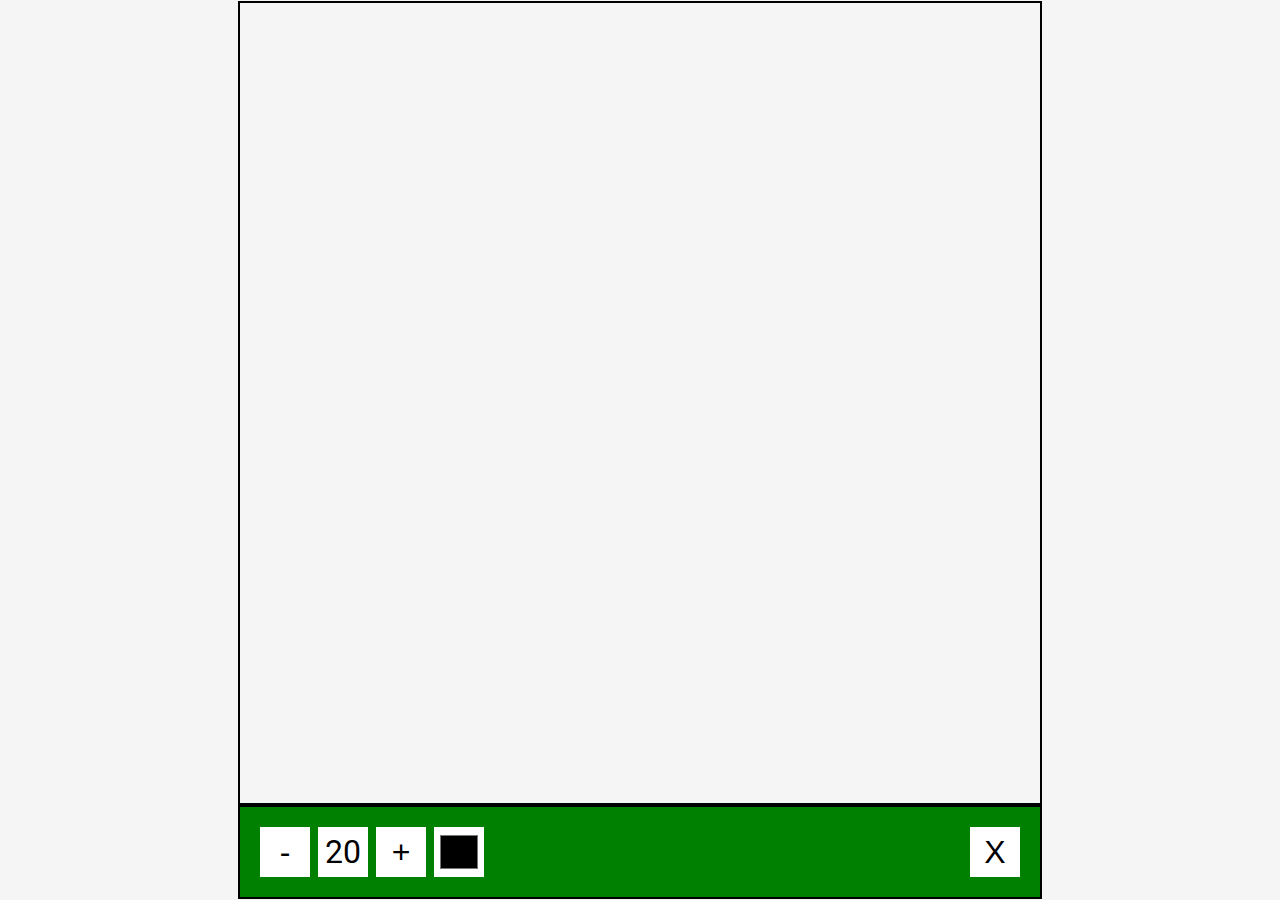
<file: Drawing Canvas/index.html>
<!DOCTYPE html>
<html lang="en">
<head>
    <meta charset="UTF-8">
    <meta http-equiv="X-UA-Compatible" content="IE=edge">
    <meta name="viewport" content="width=device-width, initial-scale=1.0">
    <link rel="stylesheet" href="style.css" />
    <title>Drawing Canvas</title>
</head>
<body>
    <canvas id="canvas" width="800" height="800"></canvas>
    <div class="toolbox" id="toolbox">
        <button id="decrease">-</button>
        <span id="size">20</span>
        <button id="increase">+</button>
        <input type="color" id="color">
        <button id="clear" class="clear">X</button>
    </div>
    <script src ="script.js"></script>
    
</body>
</html>
</file>
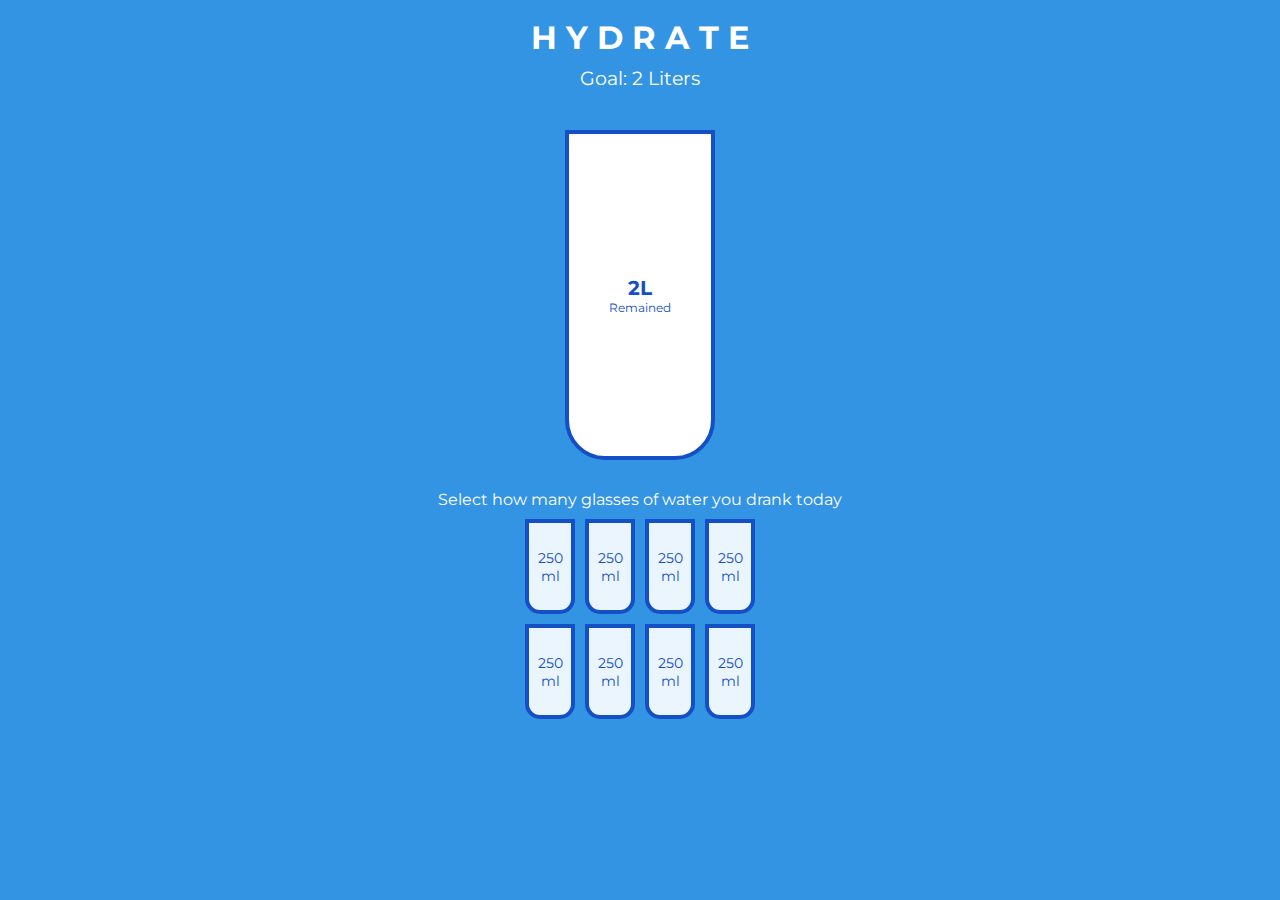
<file: Drink Water/index.html>
<!DOCTYPE html>
<html lang="en">
<head>
    <meta charset="UTF-8">
    <meta http-equiv="X-UA-Compatible" content="IE=edge">
    <meta name="viewport" content="width=device-width, initial-scale=1.0">
    <link rel = "stylesheet" href = "style.css"/>
    <title>Drink Water</title>
</head>
<body>
    <h1>H Y D R A T E</h1>
    <h3>Goal: 2 Liters</h3>

    <div class="cup">
        <div class= "remained" id="remained">
            <span id="liters">2L</span>
            <small>Remained</small>
        </div>
        <div class="percentage" id="percentage"></div>
    </div>

    <p class="text">Select how many glasses of water you drank today</p> 
    <div class="cups">
        <div class="cup cup-small">250 ml</div>
        <div class="cup cup-small">250 ml</div>
        <div class="cup cup-small">250 ml</div>
        <div class="cup cup-small">250 ml</div>
        <div class="cup cup-small">250 ml</div>
        <div class="cup cup-small">250 ml</div>
        <div class="cup cup-small">250 ml</div>
        <div class="cup cup-small">250 ml</div>
    </div>            
    <script src = "script.js"></script>
</body>
</html>
</file>
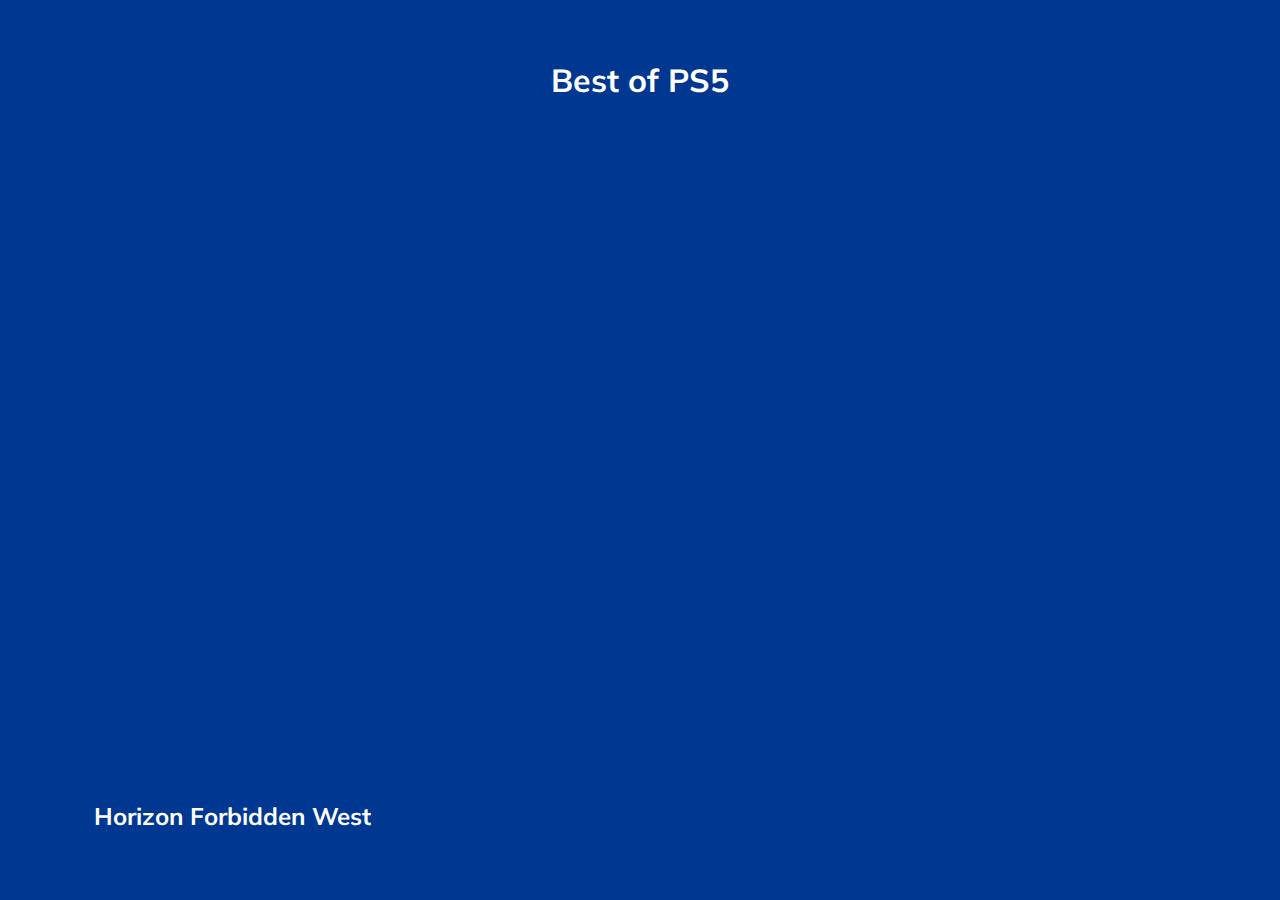
<file: Expanding Cards/index.html>
<!DOCTYPE html>
<html lang="en">
  <head>
    <meta charset="UTF-8" />
    <meta name="viewport" content="width=device-width, initial-scale=1.0" />
    <link rel="stylesheet" href="style.css" />
    <title>Expanding Cards</title>
  </head>
  <body>
    <h1> Best of PS5</h1>
    <div class="container">
      <div class="panel active" style="background-image: url('https://techcrunch.com/wp-content/uploads/2022/02/Horizon-Forbidden-West_20220203205247.jpg?w=1390&crop=1')">
        <h3>Horizon Forbidden West</h3>
      </div>
      <div class="panel" style="background-image: url('https://www.denofgeek.com/wp-content/uploads/2019/08/death_stranding.jpg?resize=768%2C432')">
        <h3>Death Stranding</h3>
      </div>
      <div class="panel" style="background-image: url('https://oyster.ignimgs.com/mediawiki/apis.ign.com/astros-playroom/f/f6/ASTRO%27s_PLAYROOM_20201114155046_Levels.png')">
        <h3>Astro's Playroom</h3>
      </div>
      <div class="panel" style="background-image: url('https://www.videogameschronicle.com/files/2022/07/stray-pic3.jpg')">
        <h3>Stray</h3>
      </div>
      <div class="panel" style="background-image: url('https://static01.nyt.com/images/2018/11/25/opinion/25SUDERMAN/25SUDERMAN-superJumbo.jpg')">
        <h3>Red Dead Redemption 2</h3>
      </div>
    </div>

    <script src="script.js"></script>
  </body>
</html>
</file>
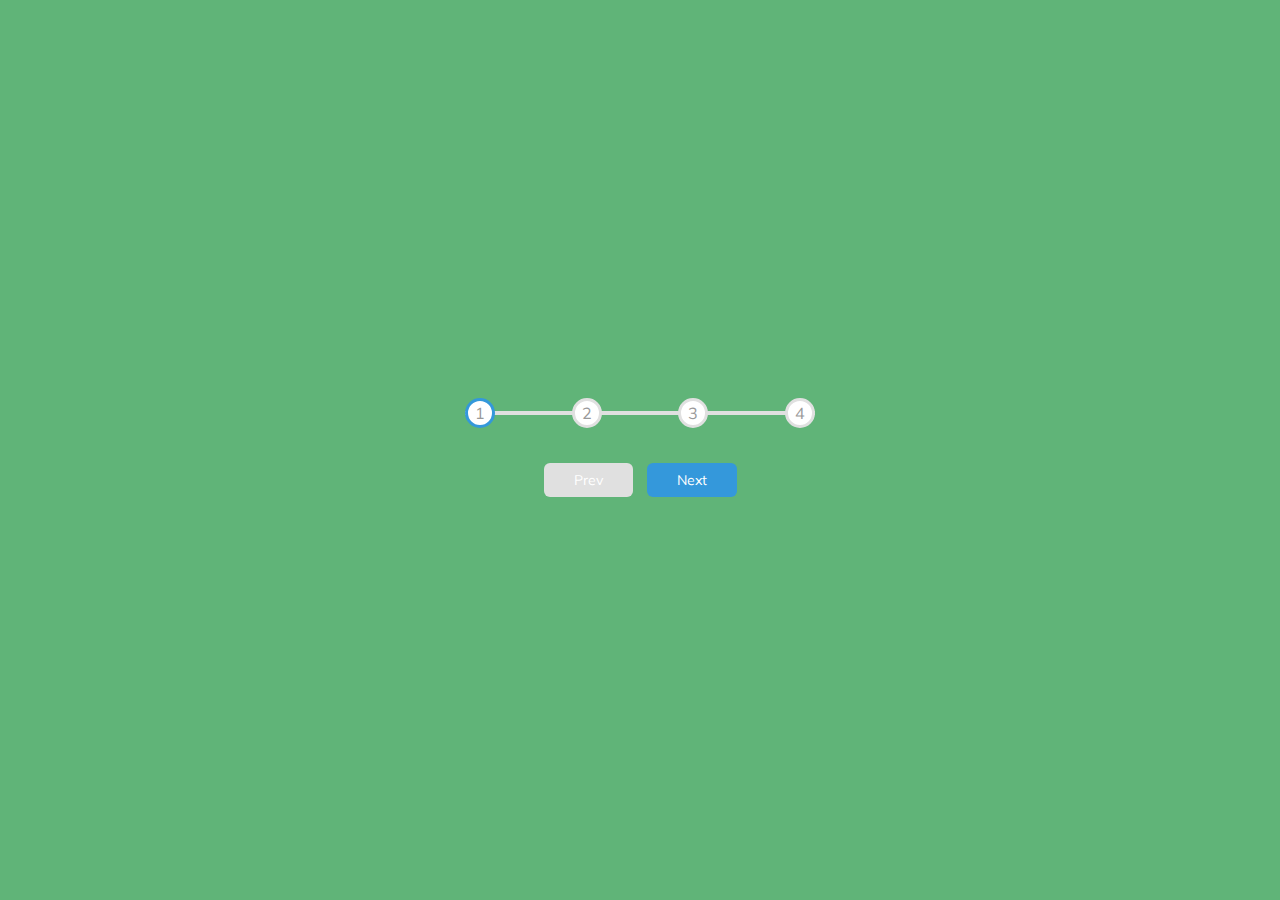
<file: Progress Steps/index.html>
<!DOCTYPE html>
<html lang="en">
<head>
    <meta charset="UTF-8">
    <meta http-equiv="X-UA-Compatible" content="IE=edge">
    <meta name="viewport" content="width=device-width, initial-scale=1.0">
    <link rel="stylesheet" href="styles.css">
    <title>Progress Steps</title>
</head>
<body>
    
    <div class="container">
        <div class="progress-container">
            <div class="progress" id = "progress"></div>
            <div class="circle active">1</div>
            <div class="circle">2</div>
            <div class="circle">3</div>
            <div class="circle">4</div>
        </div>
        <button class="btn" id="prev" disabled>Prev</button>
        <button class="btn" id="next" >Next</button>
    </div>
    <script src="script.js"></script>
</body>
</html>
</file>
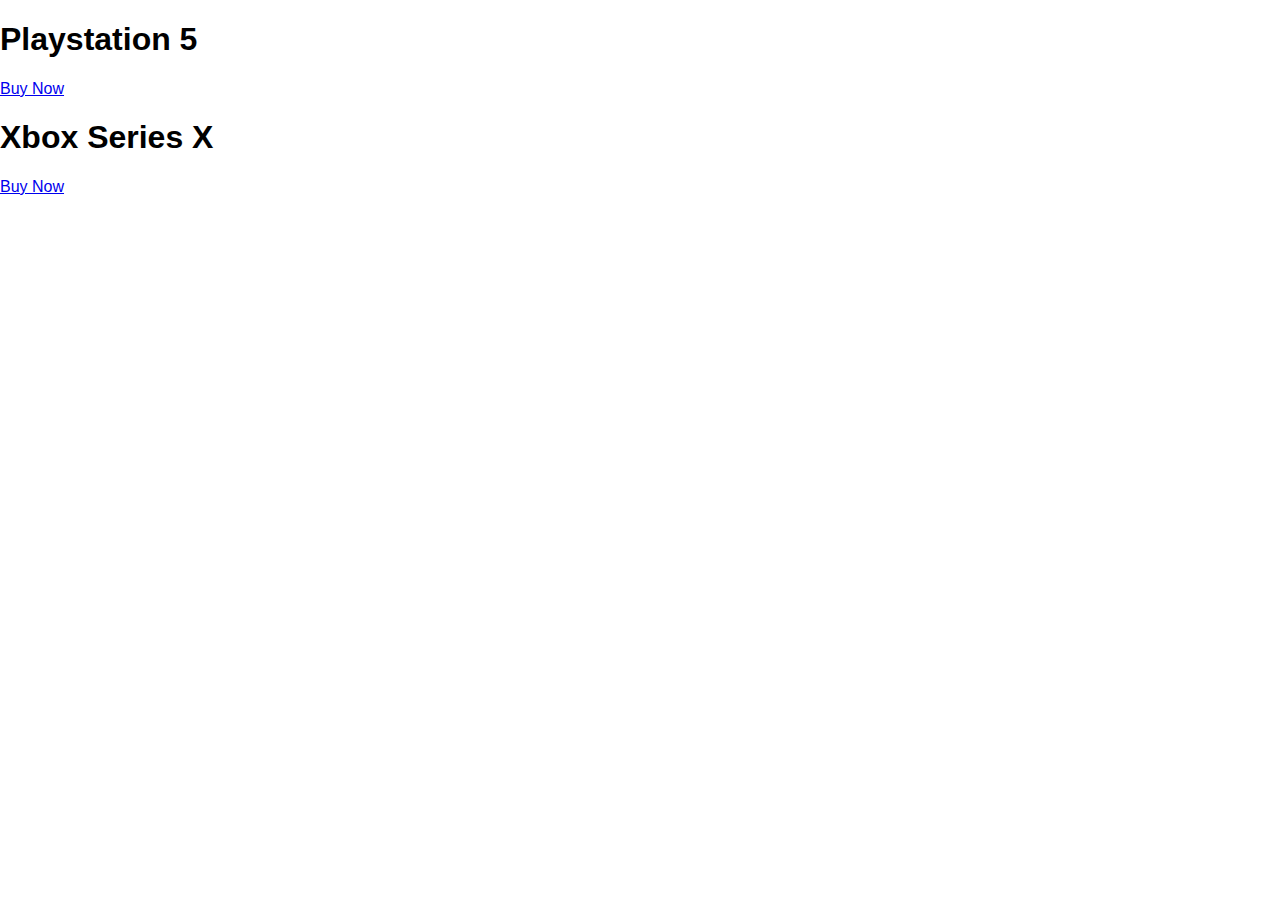
<file: Split Landing Page/index.html>
<!DOCTYPE html>
<html lang="en">
<head>
    <meta charset="UTF-8">
    <meta name="viewport" content="width=device-width, initial-scale=1.0" />
    <link rel="stylesheet" href="style.css" />
    <title>Split Landing Page</title>
</head>
<body>
    <div class = "container">
        <div class = "split left">
            <h1>Playstation 5</h1>
            <a href="#" class="btn">Buy Now</a>
        </div>
        <div class = "split left">
            <h1>Xbox Series X</h1>
            <a href="#" class="btn">Buy Now</a>
        </div>
    </div>
</body>
</html>
</file>
<file: Drawing Canvas/style.css>
@import url('https://fonts.googleapis.com/css2?family=Roboto:400;700&display=swap');

*{
    box-sizing: border-box;
}
body{
    background-color: #f5f5f5;
    margin:0;
    display: flex;
    flex-direction: column;
    align-items: center;
    justify-content: center;
    font-family: 'Roboto', sans-serif;
    height:100vh;
}

canvas{
    border: 2px solid black;
}

.toolbox{
    border: 2px solid black;
    background-color: green;
    display: flex;
    width: 804px;
    padding: 1rem;
}

.toolbox > * {
    background-color: white;
    border: none;
    display: inline-flex;
    align-items: center;
    justify-content: center;
    font-size: 2rem;
    height: 50px;
    width: 50px;
    margin: 0.25rem;
    padding: 0.25rem;
    cursor: pointer;
}

.toolbox > *:last-child {
    margin-left: auto;
}

.clear:hover{
    background-color: red;
}
</file>
<file: Drink Water/style.css>
@import url('https://fonts.googleapis.com/css2?family=Montserrat:400;600&display=swap');

:root{
    --border-color:#144fc6;
    --fill-color:#6ab3f8;
}


*{
    box-sizing: border-box;
}
body{
    background-color: #3494e4;
    color:white;
    font-family: 'Montserrat', sans-serif;
    display: flex;
    flex-direction: column;
    align-items: center;
    margin-bottom:40px;
}

h1{
    margin: 10px 0 0;
}

h3{
    font-weight: 400;
    margin: 10px 0;
}

.cup{
    background-color: white;
    border: 4px solid var(--border-color);
    color:var(--border-color);
    border-radius: 0 0 40px 40px;
    height: 330px;
    width:150px;
    margin: 30px 0;
    display: flex;
    flex-direction: column;
    overflow: hidden;
}

.cup.cup-small{
    width:50px;
    height:95px;
    border-radius: 0 0 15px 15px;
    background-color: rgba(255,255,255,0.9);
    cursor: pointer;
    font-size: 14px;
    align-items: center;
    justify-content: center;
    text-align: center;
    margin: 5px;
    transition: 0.3s ease;
}

.cup.cup-small.full{
    background-color: var(--fill-color);
    color:white;
}

.cups{
    display: flex;
    flex-wrap: wrap;
    width:280px;
    align-items: center;
    justify-content: center;
}

.remained{
    display: flex;
    align-items: center;
    justify-content: center;
    text-align: center;
    flex-direction: column;
    flex: 1;
    transition: 0.3s ease;
}

.remained span{
    font-size: 20px;
    font-weight: bold;
}

.remained small{
    font-size: 12px;
}

.percentage{
    background-color: var(--fill-color);
    display: flex;
    align-items: center;
    font-size: 30px;
    justify-content: center;
    font-weight: bold;
    height:0;
    transition: 0.3s ease;
}

.text{
    text-align: center;
    margin: 0 0 5px;
}
</file>
<file: Expanding Cards/style.css>
@import url('https://fonts.googleapis.com/css2?family=Muli&display=swap');


*{
    box-sizing: border-box;
}
body{
    margin:0;
    display: flex;
    flex-direction: column;
    align-items: center;
    justify-content: center;
    font-family: 'Muli', sans-serif;
    height:100vh;
    overflow: hidden;
    background-color: #003791;
}

h1{
    color:white;
    font-weight:bold;
}

.container{
    display: flex;
    width:90vw;
}

.panel{
    background-size: auto 100%;
    background-position: center;
    background-repeat: no-repeat;
    height: 80vh;
    border-radius: 50px;
    color:white;
    cursor:pointer;
    flex:0.5;
    margin: 10px;
    position: relative;
    transition: flex 0.7s ease-in;
}

.panel h3 {
    font-size: 24px;
    position: absolute;
    bottom: 20px;
    left:20px;
    margin:0;
    opacity: 0;
}

.panel.active{
    flex:5;
    border-radius: 50px;
}

.panel.active h3{
    opacity: 1;
    transition: opacity 0.3s ease-in 0.4s;
}

@media(max-width: 700px){
    .container{
        width: 100vw;
    }

    .panel:nth-of-type(4),.panel:nth-of-type(5){
        display: none;
    }
}
</file>
<file: Progress Steps/styles.css>
@import url('https://fonts.googleapis.com/css2?family=Muli&display=swap');


:root{
    --line-border-fill: #3498db;
    --line-border-empty: #e0e0e0;
}

*{
    box-sizing: border-box;
}
body{
    background-color: rgb(96, 180, 120);
    margin:0;
    display: flex;
    flex-direction: column;
    align-items: center;
    justify-content: center;
    font-family: 'Muli', sans-serif;
    height:100vh;
    overflow: hidden;
}
.container{
    text-align: center;
}

.progress-container{
    display: flex;
    justify-content: space-between;
    position: relative;
    margin-bottom: 30px;
    max-width: 100%;
    width:350px;
}

.progress-container::before{
    content: '';
    background-color: #e0e0e0;
    position:absolute;
    top:50%;
    left:0;
    transform: translateY(-50%);
    height: 4px;
    width: 100%;
    z-index: -1;
    transition: .4s ease;
}

.progress{
    background-color: #20945e;
    position:absolute;
    top:50%;
    left:0;
    transform: translateY(-50%);
    height: 4px;
    width: 0%;
    z-index: -1;
    transition: .4s ease;
}

.circle{
    background-color: white;
    color: #999;
    border-radius: 50%;
    height:30px;
    width:30px;
    display: flex;
    align-items: center;
    justify-content: center;
    border:3px solid #e0e0e0;
    transition: 0.4s ease;
}

.circle.active{
    border-color: #3498db;
}

.btn{
    background-color: #3498db;
    color:white;
    border:none;
    border-radius: 6px;
    cursor: pointer;
    font-family: inherit;
    padding: 8px 30px;
    margin: 5px;
    font-size: 14px;
}

.btn:active{
    transform: sclale(0.98);
}

.btn:disabled{
    background-color: #e0e0e0;
    cursor: not-allowed;
}
</file>
<file: Split Landing Page/style.css>
*{
    box-sizing: border-box;
}
body{
    margin:0;
    font-family: 'Roboto', sans-serif;
    height:100vh;
    overflow: hidden;
}
</file>
